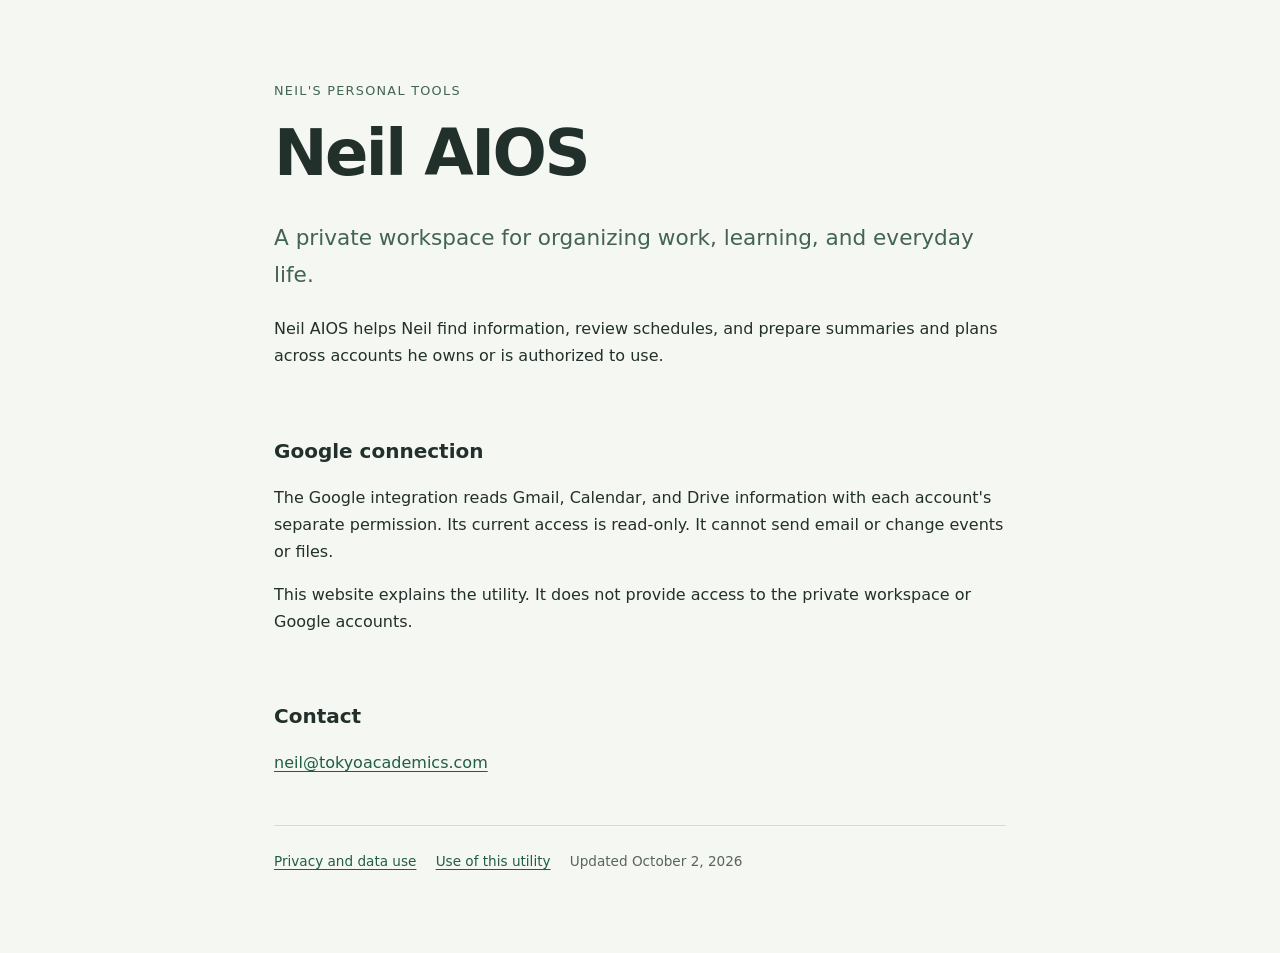
<file: index.html>
<!doctype html>
<html lang="en">
<meta charset="utf-8">
<meta name="viewport" content="width=device-width,initial-scale=1">
<meta name="description" content="Neil AIOS, a private personal assistant workspace operated by Neil.">
<title>Neil AIOS | Personal workspace</title>
<link rel="stylesheet" href="style.css">
<main>
<p class="eyebrow">Neil's personal tools</p>
<h1>Neil AIOS</h1>
<p class="lead">A private workspace for organizing work, learning, and everyday life.</p>
<p>Neil AIOS helps Neil find information, review schedules, and prepare summaries and plans across accounts he owns or is authorized to use.</p>
<section><h2>Google connection</h2>
<p>The Google integration reads Gmail, Calendar, and Drive information with each account's separate permission. Its current access is read-only. It cannot send email or change events or files.</p>
<p>This website explains the utility. It does not provide access to the private workspace or Google accounts.</p></section>
<section><h2>Contact</h2><p><a href="mailto:neil@tokyoacademics.com">neil@tokyoacademics.com</a></p></section>
<footer><a href="privacy.html">Privacy and data use</a><a href="terms.html">Use of this utility</a><span>Updated October 2, 2026</span></footer>
</main>
</html>
</file>
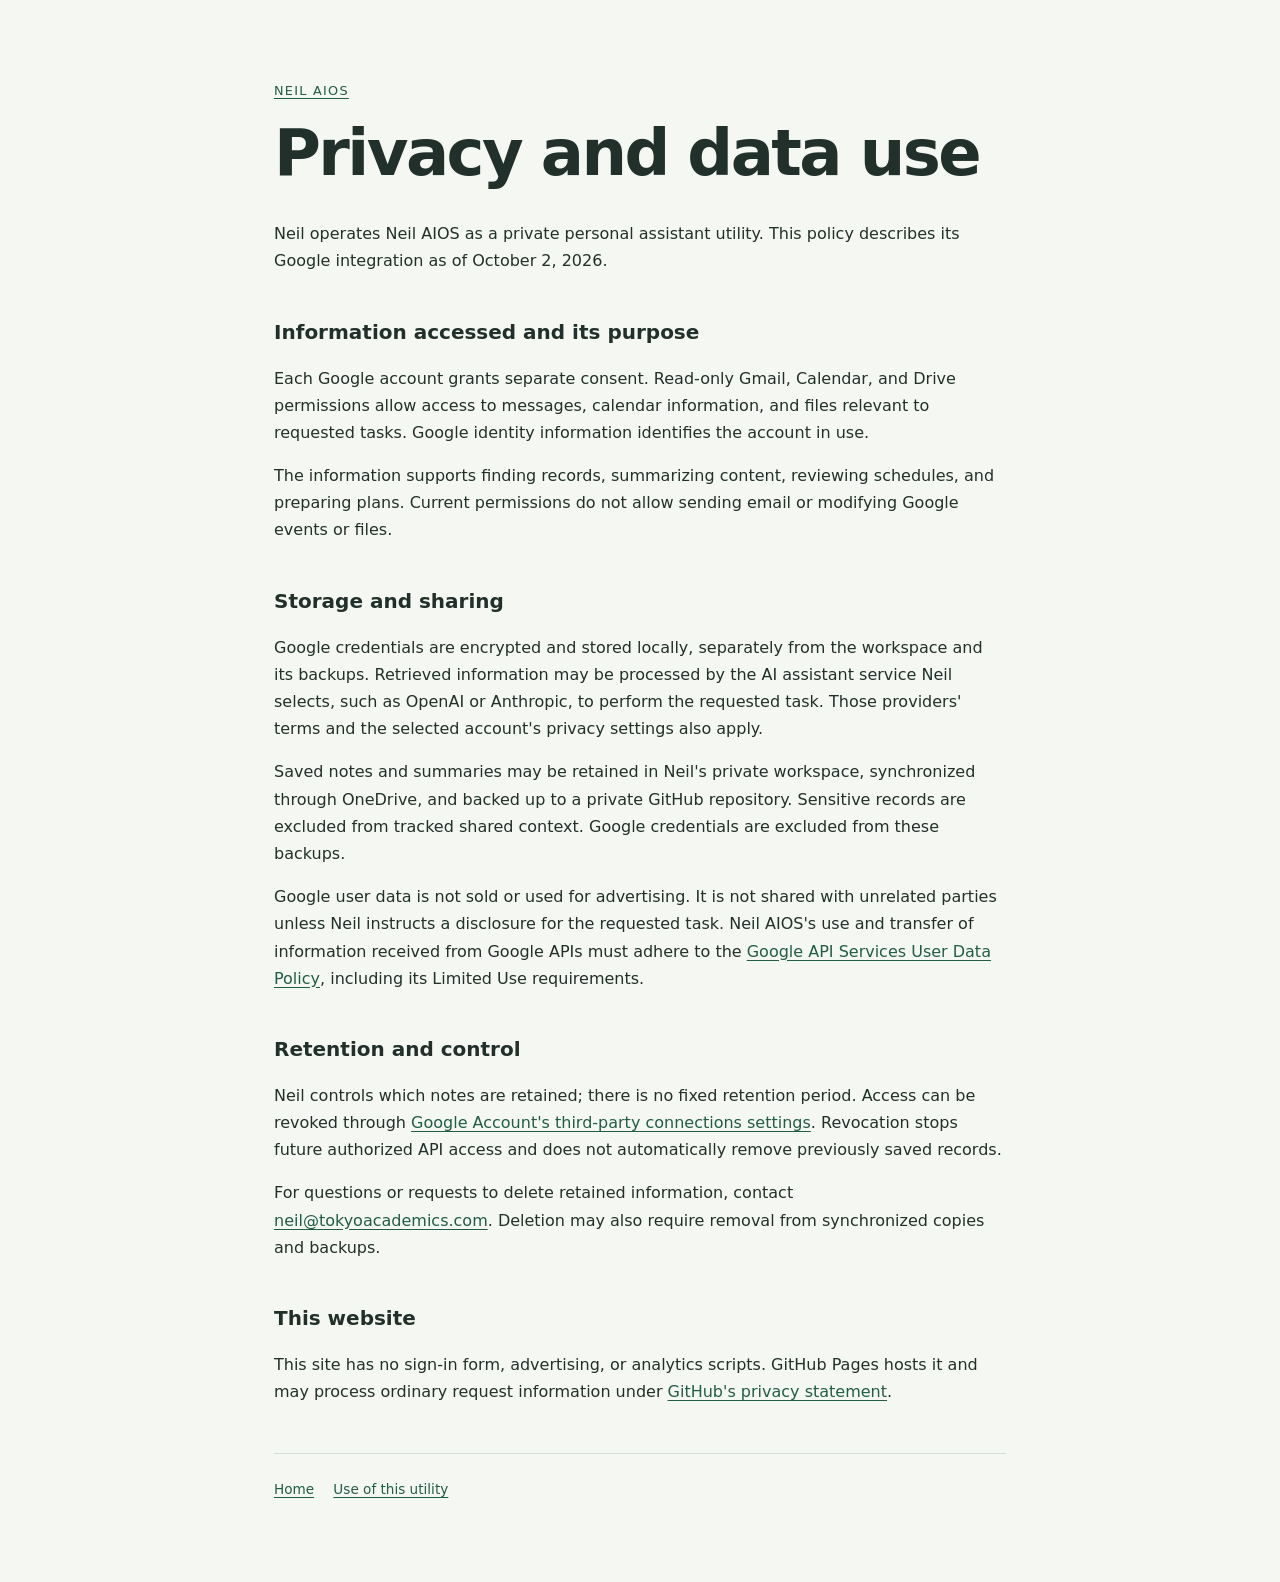
<file: privacy.html>
<!doctype html>
<html lang="en">
<meta charset="utf-8">
<meta name="viewport" content="width=device-width,initial-scale=1">
<title>Privacy and data use | Neil AIOS</title>
<link rel="stylesheet" href="style.css">
<main>
<p class="eyebrow"><a href="index.html">Neil AIOS</a></p>
<h1>Privacy and data use</h1>
<p>Neil operates Neil AIOS as a private personal assistant utility. This policy describes its Google integration as of October 2, 2026.</p>
<h2>Information accessed and its purpose</h2>
<p>Each Google account grants separate consent. Read-only Gmail, Calendar, and Drive permissions allow access to messages, calendar information, and files relevant to requested tasks. Google identity information identifies the account in use.</p>
<p>The information supports finding records, summarizing content, reviewing schedules, and preparing plans. Current permissions do not allow sending email or modifying Google events or files.</p>
<h2>Storage and sharing</h2>
<p>Google credentials are encrypted and stored locally, separately from the workspace and its backups. Retrieved information may be processed by the AI assistant service Neil selects, such as OpenAI or Anthropic, to perform the requested task. Those providers' terms and the selected account's privacy settings also apply.</p>
<p>Saved notes and summaries may be retained in Neil's private workspace, synchronized through OneDrive, and backed up to a private GitHub repository. Sensitive records are excluded from tracked shared context. Google credentials are excluded from these backups.</p>
<p>Google user data is not sold or used for advertising. It is not shared with unrelated parties unless Neil instructs a disclosure for the requested task. Neil AIOS's use and transfer of information received from Google APIs must adhere to the <a href="https://developers.google.com/terms/api-services-user-data-policy">Google API Services User Data Policy</a>, including its Limited Use requirements.</p>
<h2>Retention and control</h2>
<p>Neil controls which notes are retained; there is no fixed retention period. Access can be revoked through <a href="https://myaccount.google.com/connections">Google Account's third-party connections settings</a>. Revocation stops future authorized API access and does not automatically remove previously saved records.</p>
<p>For questions or requests to delete retained information, contact <a href="mailto:neil@tokyoacademics.com">neil@tokyoacademics.com</a>. Deletion may also require removal from synchronized copies and backups.</p>
<h2>This website</h2>
<p>This site has no sign-in form, advertising, or analytics scripts. GitHub Pages hosts it and may process ordinary request information under <a href="https://docs.github.com/en/site-policy/privacy-policies/github-general-privacy-statement">GitHub's privacy statement</a>.</p>
<footer><a href="index.html">Home</a><a href="terms.html">Use of this utility</a></footer>
</main>
</html>
</file>
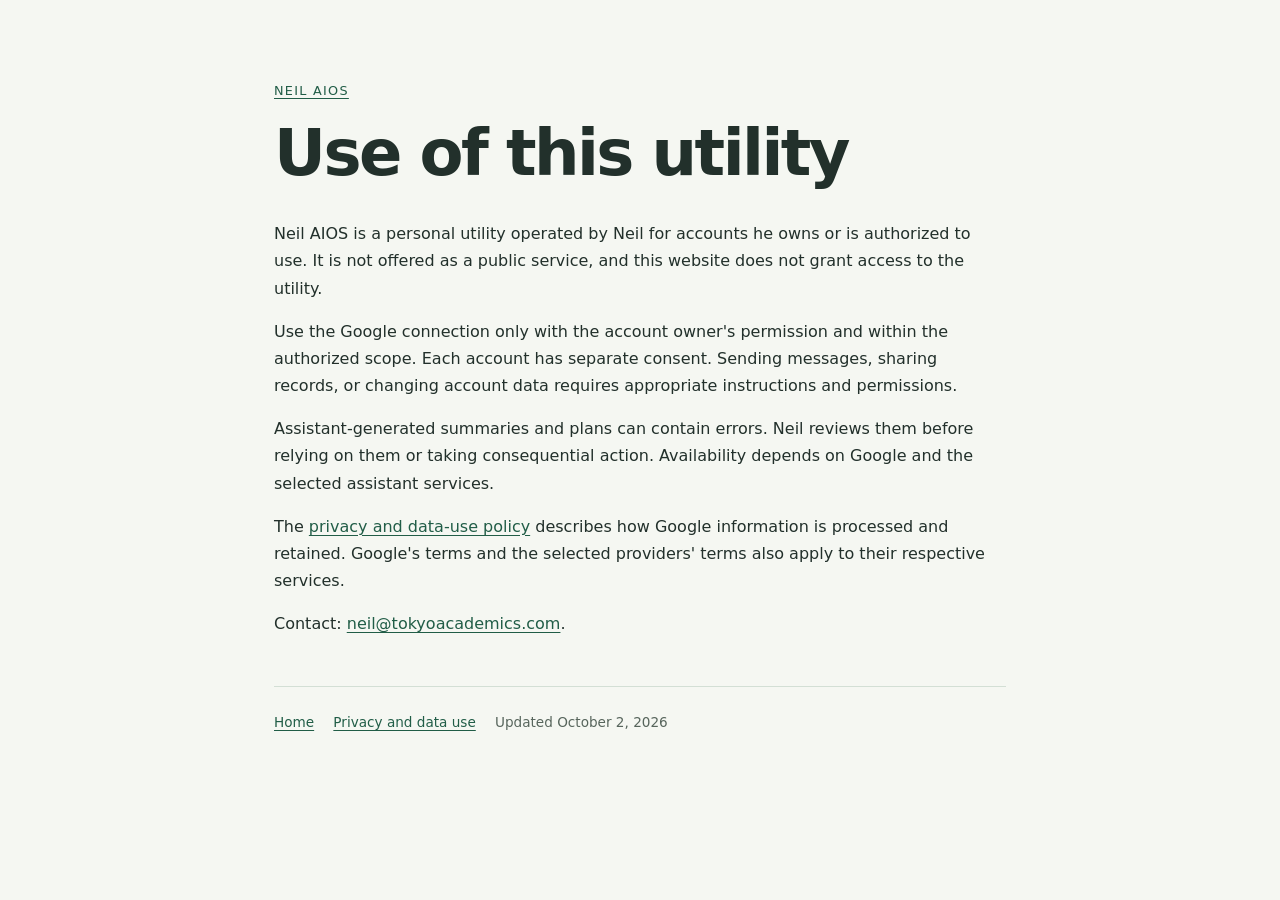
<file: terms.html>
<!doctype html>
<html lang="en">
<meta charset="utf-8">
<meta name="viewport" content="width=device-width,initial-scale=1">
<title>Use of this utility | Neil AIOS</title>
<link rel="stylesheet" href="style.css">
<main>
<p class="eyebrow"><a href="index.html">Neil AIOS</a></p>
<h1>Use of this utility</h1>
<p>Neil AIOS is a personal utility operated by Neil for accounts he owns or is authorized to use. It is not offered as a public service, and this website does not grant access to the utility.</p>
<p>Use the Google connection only with the account owner's permission and within the authorized scope. Each account has separate consent. Sending messages, sharing records, or changing account data requires appropriate instructions and permissions.</p>
<p>Assistant-generated summaries and plans can contain errors. Neil reviews them before relying on them or taking consequential action. Availability depends on Google and the selected assistant services.</p>
<p>The <a href="privacy.html">privacy and data-use policy</a> describes how Google information is processed and retained. Google's terms and the selected providers' terms also apply to their respective services.</p>
<p>Contact: <a href="mailto:neil@tokyoacademics.com">neil@tokyoacademics.com</a>.</p>
<footer><a href="index.html">Home</a><a href="privacy.html">Privacy and data use</a><span>Updated October 2, 2026</span></footer>
</main>
</html>
</file>
<file: style.css>
:root{font-family:system-ui,-apple-system,BlinkMacSystemFont,"Segoe UI",sans-serif;color:#22302b;background:#f5f7f2;line-height:1.7}*{box-sizing:border-box}body{margin:0}main{max-width:780px;margin:5rem auto;padding:0 1.5rem}h1{font-size:clamp(2.4rem,7vw,4rem);line-height:1.1;letter-spacing:-.04em;margin:1rem 0 2rem}h2{font-size:1.25rem;margin:2.5rem 0 .5rem}.eyebrow{font-size:.8rem;letter-spacing:.1em;text-transform:uppercase;color:#426451}.lead{font-size:1.35rem;color:#426451}a{color:#215d47;text-underline-offset:.2em}section{padding-top:.5rem}footer{border-top:1px solid #d3dfd5;margin-top:3rem;padding-top:1.5rem;display:flex;gap:1.2rem;flex-wrap:wrap;font-size:.85rem}footer span{color:#57655c}@media(max-width:600px){main{margin:3rem auto}}
</file>
